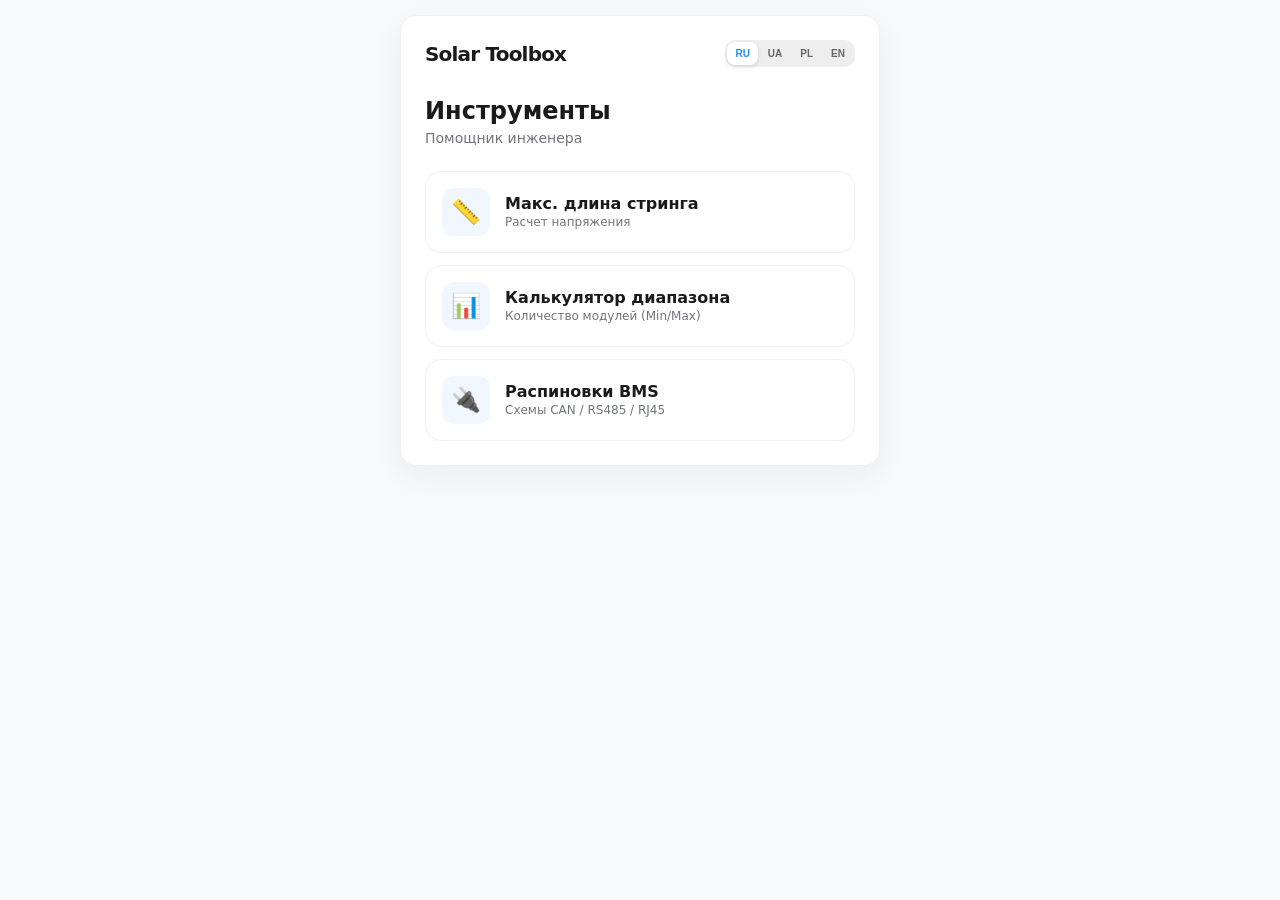
<file: index.html>
<!DOCTYPE html>
<html lang="ru">
<head>
    <meta charset="UTF-8">
    <meta name="viewport" content="width=device-width, initial-scale=1.0, maximum-scale=1.0, user-scalable=no">
    <title>Solar Toolbox</title>
    <link rel="icon" type="image/jpg" href="favicon.jpg">
    <link rel="stylesheet" href="style.css">
    
    <script async src="https://www.googletagmanager.com/gtag/js?id=G-0JQD4RVE06"></script>
    <script>
      window.dataLayer = window.dataLayer || [];
      function gtag(){dataLayer.push(arguments);}
      gtag('js', new Date()); gtag('config', 'G-0JQD4RVE06');
    </script>
</head>
<body>

<div class="container">
    <div class="header-top">
        <div class="logo-text">Solar Toolbox</div>
        <div class="lang-switch">
            <button class="lang-btn" onclick="setLang('ru')" data-l="ru">RU</button>
            <button class="lang-btn" onclick="setLang('ua')" data-l="ua">UA</button>
            <button class="lang-btn" onclick="setLang('pl')" data-l="pl">PL</button>
            <button class="lang-btn" onclick="setLang('en')" data-l="en">EN</button>
        </div>
    </div>

    <div class="welcome">
        <h1 data-t="w_h">Инструменты</h1>
        <p data-t="w_p">Помощник инженера солнечных систем</p>
    </div>
    
    <div class="main-grid">
        <a href="string.html" class="tool-card">
            <div class="tool-icon">📏</div>
            <div class="tool-info">
                <span class="tool-title" data-t="m1_t">Макс. длина стринга</span>
                <span class="tool-desc" data-t="m1_d">Расчет Voc и напряжения по температуре</span>
            </div>
        </a>

        <a href="string-range.html" class="tool-card">
            <div class="tool-icon">📊</div>
            <div class="tool-info">
                <span class="tool-title" data-t="m3_t">Калькулятор диапазона</span>
                <span class="tool-desc" data-t="m3_d">Оптимальное кол-во модулей (Min/Max)</span>
            </div>
        </a>

        <a href="pinouts.html" class="tool-card">
            <div class="tool-icon">🔌</div>
            <div class="tool-info">
                <span class="tool-title" data-t="m2_t">Распиновки BMS</span>
                <span class="tool-desc" data-t="m2_d">Схемы CAN / RS485 / RJ45</span>
            </div>
        </a>
    </div>
</div>
    

<script src="app.js"></script>
</body>
</html>
</file>
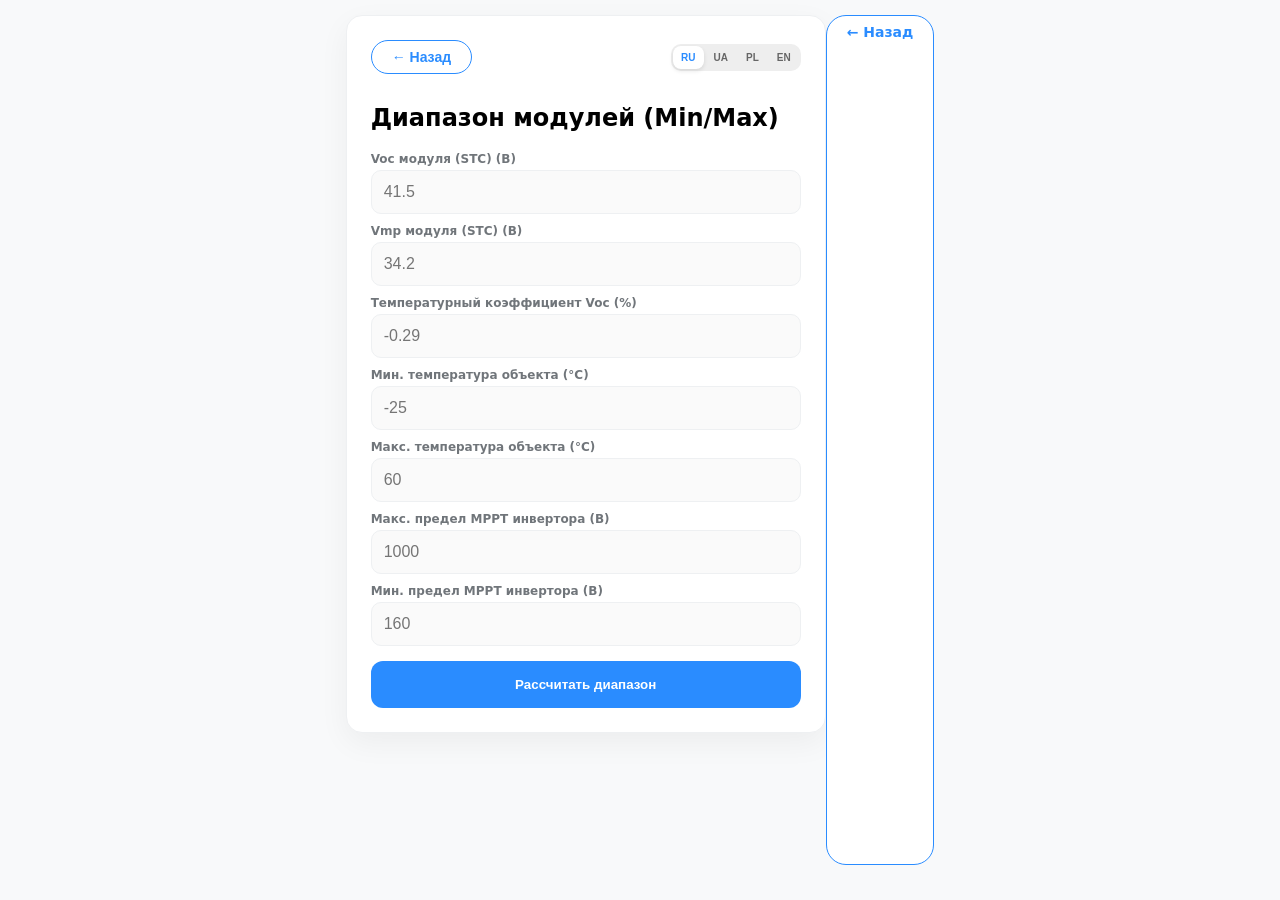
<file: string-range.html>
<!DOCTYPE html>
<html lang="ru">
<head>
    <meta charset="UTF-8">
    <meta name="viewport" content="width=device-width, initial-scale=1.0, maximum-scale=1.0, user-scalable=no">
    <title>Solar Toolbox - Range</title>
    <link rel="icon" type="image/jpg" href="favicon.jpg">
    <link rel="stylesheet" href="style.css">
    
    <script async src="https://www.googletagmanager.com/gtag/js?id=G-0JQD4RVE06"></script>
    <script>
      window.dataLayer = window.dataLayer || [];
      function gtag(){dataLayer.push(arguments);}
      gtag('js', new Date()); gtag('config', 'G-0JQD4RVE06');
    </script>
</head>
<body>

<div class="container">
    <div class="header-top">
        <button class="back-btn" onclick="location.href='index.html'" id="backBtn" data-t="back">← Назад</button>
        <div class="lang-switch">
            <button class="lang-btn" onclick="setLang('ru')" data-l="ru">RU</button>
            <button class="lang-btn" onclick="setLang('ua')" data-l="ua">UA</button>
            <button class="lang-btn" onclick="setLang('pl')" data-l="pl">PL</button>
            <button class="lang-btn" onclick="setLang('en')" data-l="en">EN</button>
        </div>
    </div>

    <h2 data-t="title_range">Оптимальное кол-во модулей</h2>

    <div class="input-grid">
        <div class="input-group"><label data-t="l1">Voc модуля (STC) (В)</label><input type="number" id="v_voc" step="any" placeholder="41.5"></div>
        <div class="input-group"><label data-t="l2">Vmp модуля (STC) (В)</label><input type="number" id="v_vmp" step="any" placeholder="34.2"></div>
        <div class="input-group"><label data-t="l3">Коэффициент Voc (%)</label><input type="number" id="kv" step="any" placeholder="-0.29"></div>
        <div class="input-group"><label data-t="l4">Мин. температура (°C)</label><input type="number" id="t_min" step="any" placeholder="-25"></div>
        <div class="input-group"><label data-t="l5">Макс. температура (°C)</label><input type="number" id="t_max" step="any" placeholder="60"></div>
        <div class="input-group"><label data-t="l6">Макс. предел MPPT (В)</label><input type="number" id="v_mppt_max" step="any" placeholder="1000"></div>
        <div class="input-group"><label data-t="l7">Мин. предел MPPT (В)</label><input type="number" id="v_mppt_min" step="any" placeholder="160"></div>
    </div>

    <button onclick="calculateRange()" data-t="calc" class="calc-btn">Рассчитать</button>

    <div class="result" id="result"></div>
    <button id="copyBtn" class="copy-btn" style="display:none;" data-t="copyBtn"></button>
</div>

    <div class="back-btn-container">
    <a href="index.html" id="backBtn" class="lang-btn">← Назад</a>
</div>
    
<script src="app.js"></script>
</body>
</html>
</file>
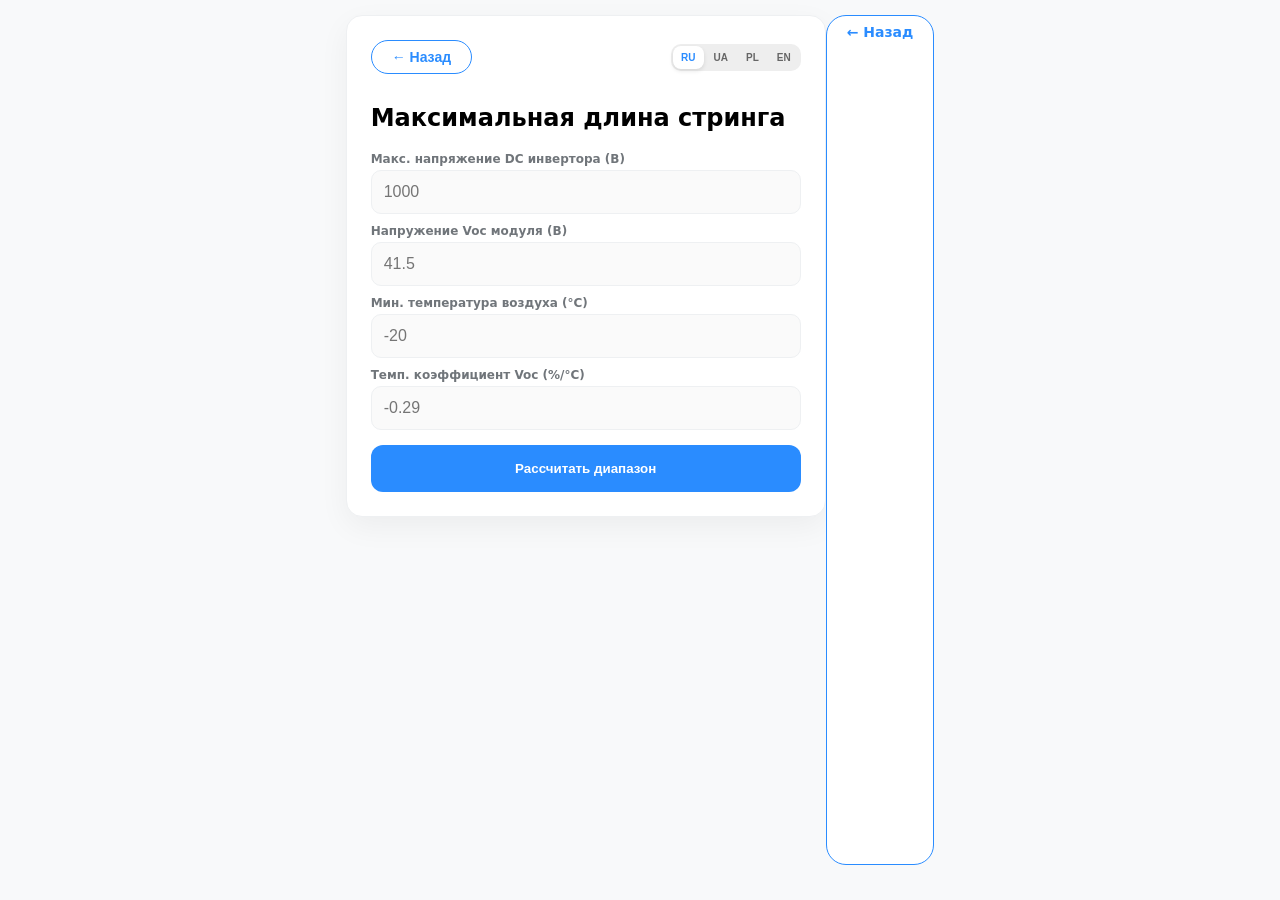
<file: string.html>
<!DOCTYPE html>
<html lang="ru">
<head>
    <meta charset="UTF-8">
    <meta name="viewport" content="width=device-width, initial-scale=1.0, maximum-scale=1.0, user-scalable=no">
    <title>String Length - Solar Toolbox</title>
    <link rel="stylesheet" href="style.css">
    <script async src="https://www.googletagmanager.com/gtag/js?id=G-0JQD4RVE06"></script>
    <script>
      window.dataLayer = window.dataLayer || [];
      function gtag(){dataLayer.push(arguments);}
      gtag('js', new Date()); gtag('config', 'G-0JQD4RVE06');
    </script>
</head>
<body>
<div class="container">
    <div class="header-top">
        <button class="back-btn" onclick="location.href='index.html'" id="backBtn" data-t="back">← Назад</button>
        <div class="lang-switch">
            <button class="lang-btn" onclick="setLang('ru')" data-l="ru">RU</button>
            <button class="lang-btn" onclick="setLang('ua')" data-l="ua">UA</button>
            <button class="lang-btn" onclick="setLang('pl')" data-l="pl">PL</button>
            <button class="lang-btn" onclick="setLang('en')" data-l="en">EN</button>
        </div>
    </div>

    <h2 data-t="title_string">Максимальная длина стринга</h2>

    <div class="input-grid">
        <div class="input-group"><label data-t="sl1">Макс. V DC инвертора (В)</label><input type="number" id="v_inv" placeholder="1000"></div>
        <div class="input-group"><label data-t="sl2">Напряжение Voc модуля (В)</label><input type="number" id="v_voc" placeholder="41.5"></div>
        <div class="input-group"><label data-t="sl3">Мин. температура воздуха (°C)</label><input type="number" id="t_min" placeholder="-20"></div>
        <div class="input-group"><label data-t="sl4">Темп. коэффициент Voc (%/°C)</label><input type="number" id="t_coeff" placeholder="-0.29"></div>
    </div>

    <button onclick="calculateString()" data-t="calc" class="calc-btn">Рассчитать</button>

    <div class="result" id="result"></div>
    <button id="copyStringBtn" class="copy-btn" style="display:none;" data-t="copyBtn"></button>
</div>
    <div class="back-btn-container">
    <a href="index.html" id="backBtn" class="lang-btn">← Назад</a>
</div>
    
<script src="app.js"></script>
</body>
</html>
</file>
<file: style.css>
:root { 
    --bg: #f8f9fa; 
    --card-bg: #ffffff; 
    --accent: #2a8cff; 
    --border: #eef0f2; 
    --radius: 16px; 
    --text-main: #1a1a1b;
    --text-muted: #70757a;
}

* { box-sizing: border-box; -webkit-tap-highlight-color: transparent; }

body { 
    font-family: 'Segoe UI', system-ui, -apple-system, sans-serif; 
    background: var(--bg); margin: 0; padding: 15px; 
    display: flex; justify-content: center; min-height: 100vh;
}

.container { 
    width: 100%; max-width: 480px; 
    background: var(--card-bg); padding: 24px; 
    border-radius: var(--radius); border: 1px solid var(--border);
    box-shadow: 0 10px 30px rgba(0,0,0,0.05); height: fit-content;
    animation: fadeIn 0.3s ease;
}

@keyframes fadeIn { from { opacity: 0; transform: translateY(10px); } to { opacity: 1; transform: translateY(0); } }

/* Шапка и переключатель */
.header-top { display: flex; justify-content: space-between; align-items: center; margin-bottom: 30px; gap: 10px; }
.logo-text { font-weight: 800; font-size: 20px; color: var(--text-main); letter-spacing: -0.8px; white-space: nowrap; }

.lang-switch { display: flex; gap: 2px; background: #eee; padding: 2px; border-radius: 10px; }
.lang-btn {
    padding: 6px 8px; font-size: 10px; font-weight: bold; border-radius: 8px;
    cursor: pointer; border: none; background: transparent; color: #666; transition: 0.2s;
}
.lang-btn.active { background: white; color: var(--accent); box-shadow: 0 2px 4px rgba(0,0,0,0.1); }

.welcome { margin-bottom: 25px; }
.welcome h1 { font-size: 24px; margin: 0; color: var(--text-main); }
.welcome p { font-size: 14px; color: var(--text-muted); margin: 5px 0 0; }

/* Сетка меню */
.main-grid { display: flex; flex-direction: column; gap: 12px; }
.tool-card {
    background: #fff; border: 1px solid var(--border); border-radius: var(--radius);
    padding: 16px; display: flex; align-items: center; gap: 15px;
    cursor: pointer; transition: 0.2s; text-decoration: none;
}
.tool-card:active { transform: scale(0.98); background: #f9f9f9; }
.tool-icon { font-size: 24px; width: 48px; height: 48px; background: #f0f7ff; border-radius: 12px; display: flex; align-items: center; justify-content: center; flex-shrink: 0; }
.tool-info { display: flex; flex-direction: column; }
.tool-title { font-weight: 700; color: var(--text-main); font-size: 16px; }
.tool-desc { font-size: 12px; color: var(--text-muted); margin-top: 2px; line-height: 1.3; }

/* Стили для аккордеона (пригодятся в pinouts.html) */
.acc-item { border: 1px solid var(--border); border-radius: 12px; margin-bottom: 10px; overflow: hidden; background: #fff; }
.acc-header { padding: 14px 16px; cursor: pointer; background: #fafafa; font-size: 14px; font-weight: 600; text-align: left; }
.acc-content { display: none; padding: 10px; text-align: center; border-top: 1px solid var(--border); }
.acc-item.open .acc-content { display: block; }

.input-grid { display: flex; flex-direction: column; gap: 10px; }
.input-group { display: flex; flex-direction: column; gap: 4px; }
.input-group label { font-size: 12px; font-weight: 600; color: var(--text-muted); text-align: left; }
.input-group input { 
    padding: 12px; border-radius: 10px; border: 1px solid var(--border); 
    font-size: 16px; background: #fafafa; outline: none; 
}
.calc-btn { 
    width: 100%; margin-top: 15px; padding: 16px; background: var(--accent); 
    color: white; border: none; border-radius: 12px; font-weight: 700; cursor: pointer;
}
.result { 
    margin-top: 20px; padding: 15px; background: #f0f7ff; 
    border-radius: 12px; border: 1px solid #cce3ff; display: none; 
}
.res-line { font-weight: 700; margin: 5px 0; }
.res-val { color: var(--accent); }
.copy-btn { 
    width: 100%; margin-top: 10px; padding: 12px; background: #28a745; 
    color: white; border: none; border-radius: 10px; cursor: pointer; 
}
.copy-btn.copied { background: #6c757d; }

.back-btn-container {
    display: flex;
    justify-content: center;
    margin-bottom: 20px;
}

#backBtn {
    display: inline-block;
    padding: 8px 20px;
    border: 1px solid #2a8cff;
    background: white;
    color: #2a8cff;
    border-radius: 20px;
    text-decoration: none;
    font-size: 14px;
    font-weight: bold;
    transition: all 0.3s ease;
    cursor: pointer;
}

#backBtn:hover {
    background: #2a8cff;
    color: white;
}
</file>
